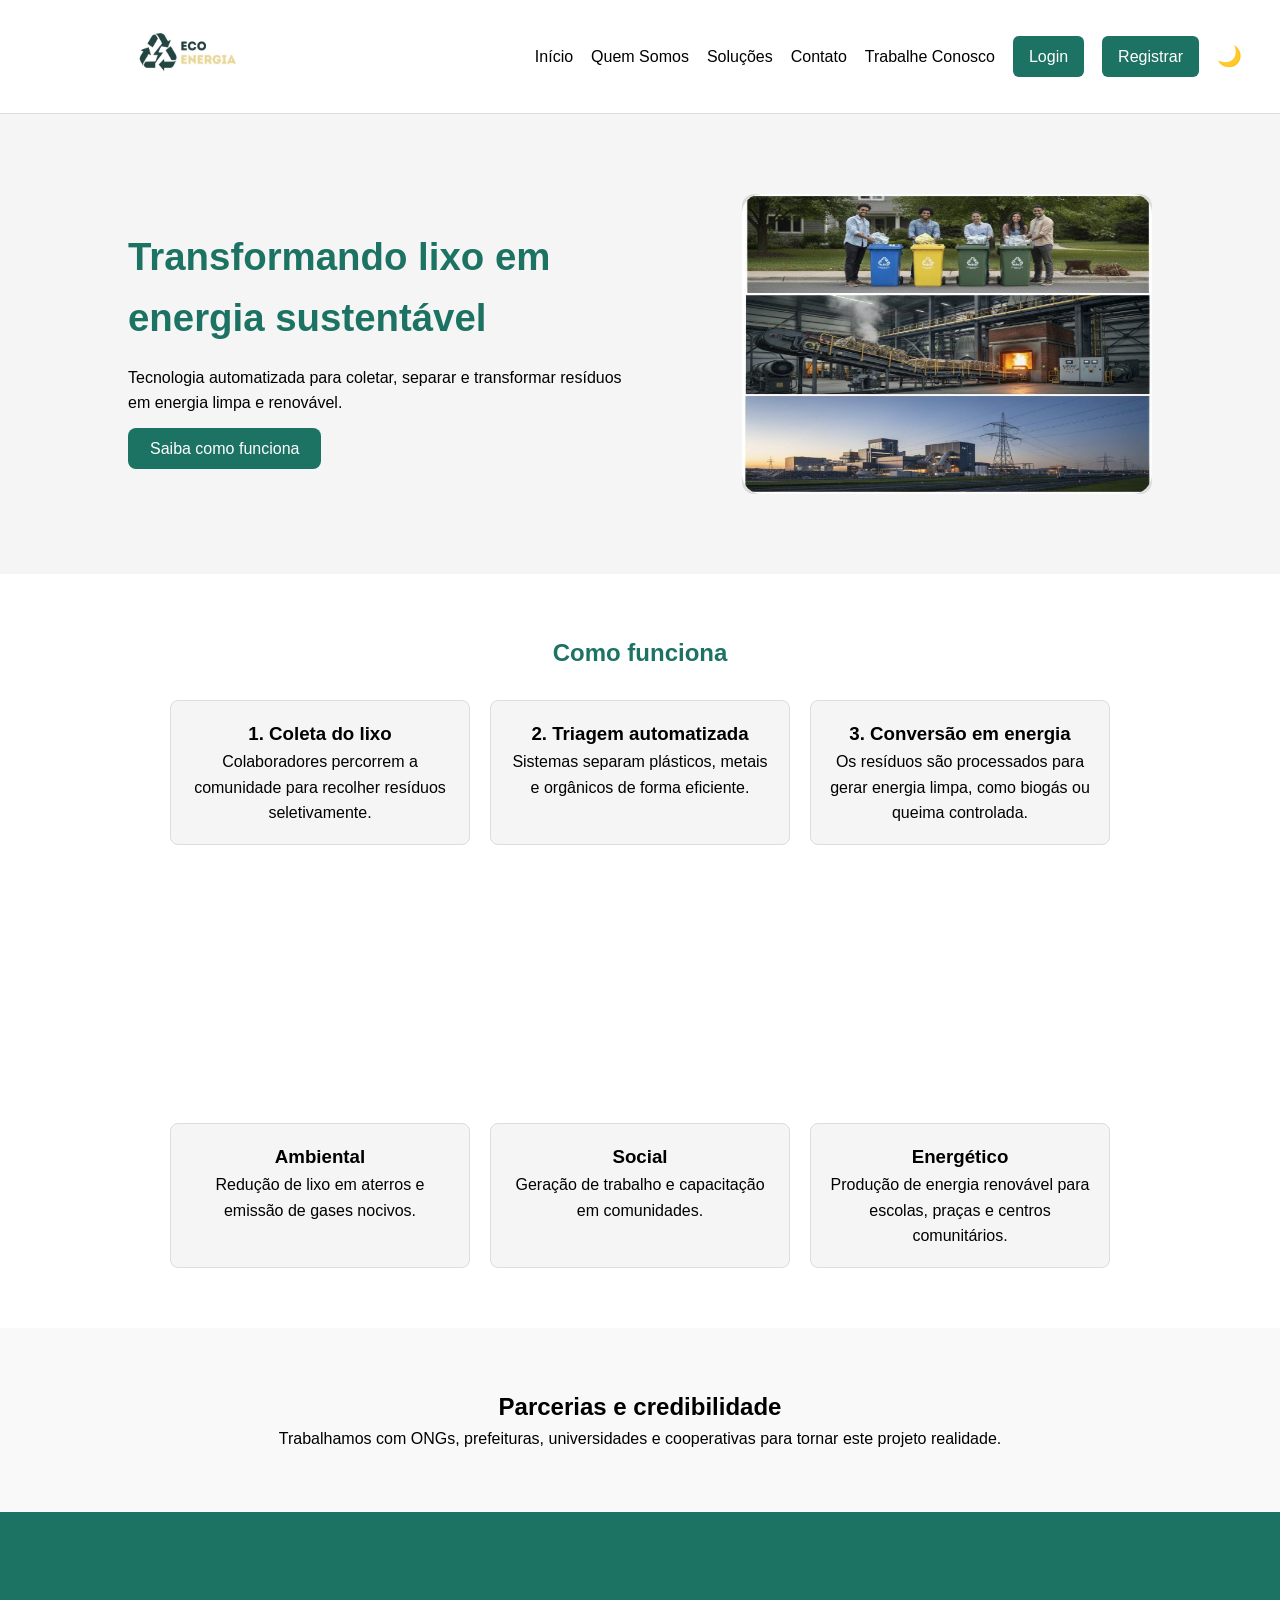
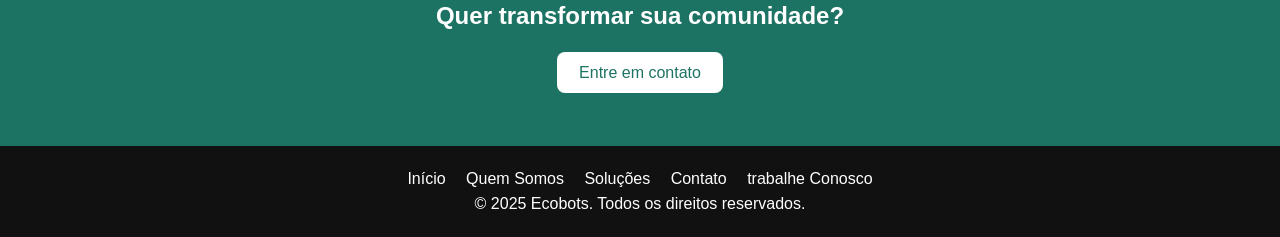
<file: index.html>
<!DOCTYPE html>
<html lang="pt-br">

<head>
  <meta charset="utf-8" />
  <meta name="viewport" content="width=device-width, initial-scale=1" />
  <title>EcoEnergia – Coleta Sustentável para Gestão de Resíduos</title>
  <link rel="stylesheet" href="style.css" />
  <link rel="icon" href="./img/Icon_Logo.ico" type="image/x-icon"/>
</head>

<body>

  <!-- BARRA DE NAVEGAÇÃO -->
  <header class="barra-navegacao">
    <a class="logo" href="index.html">
      <img src="img/Logo_projeto.jpeg" alt="Logo EcoEnergia" />
    </a>

    <div id="menu-icon" class="menu-icon">☰</div>

    <nav class="links-navegacao">
      <a href="index.html">Início</a>
      <a href="quem-somos.html">Quem Somos</a>
      <a href="solucoes.html">Soluções</a>
      <a href="contato.html">Contato</a>
      <a href="trabalhe-conosco.html">Trabalhe Conosco</a>
      <a href="login.html" class="btn-auth">Login</a>
      <a href="register.html" class="btn-auth">Registrar</a>
      <button id="alternar-tema" class="btn-tema" aria-label="Alternar tema">🌙</button> 
    </nav>
  </header>

  <!-- PRINCIPAL -->
  <main class="principal">
    <div class="principal-conteudo">
      <h1>Transformando lixo em energia sustentável</h1>
      <p>Tecnologia automatizada para coletar, separar e transformar resíduos em energia limpa e renovável.</p>
      <a href="solucoes.html" class="botao-primario">Saiba como funciona</a>
    </div>
    <div class="principal-imagem" role="img" aria-label="">
      <img src="./img/Imagem_01_index.jpeg" alt="Imagem sei la">
    </div>
  </main>

  <!-- COMO FUNCIONA -->
  <section class="como-funciona animacao-entrada">
    <h2>Como funciona</h2>
    <div class="passos">
      <article class="passo">
        <h3>1. Coleta do lixo</h3>
        <p>Colaboradores percorrem a comunidade para recolher resíduos seletivamente.</p>
      </article>

      <article class="passo">
        <h3>2. Triagem automatizada</h3>
        <p>Sistemas separam plásticos, metais e orgânicos de forma eficiente.</p>
      </article>

      <article class="passo">
        <h3>3. Conversão em energia</h3>
        <p>Os resíduos são processados para gerar energia limpa, como biogás ou queima controlada.</p>
      </article>
    </div>
  </section>

  <!-- IMPACTO -->
  <section class="impacto">
    <h2>Impacto social e ambiental</h2>
    <div class="cartoes-impacto">
      <div class="cartao-impacto">
        <h3>Ambiental</h3>
        <p>Redução de lixo em aterros e emissão de gases nocivos.</p>
      </div>

      <div class="cartao-impacto">
        <h3>Social</h3>
        <p>Geração de trabalho e capacitação em comunidades.</p>
      </div>

      <div class="cartao-impacto">
        <h3>Energético</h3>
        <p>Produção de energia renovável para escolas, praças e centros comunitários.</p>
      </div>
    </div>
  </section>

  <!-- PARCERIAS -->
  <section class="parcerias">
    <h2>Parcerias e credibilidade</h2>
    <p>Trabalhamos com ONGs, prefeituras, universidades e cooperativas para tornar este projeto realidade.</p>
  </section>

  <!-- CALL TO ACTION FINAL -->
  <section class="cta-final">
    <h2>Quer transformar sua comunidade?</h2>
    <a href="contato.html" class="botao-primario">Entre em contato</a>
  </section>

  <!-- RODAPÉ -->
  <footer class="rodape">
    <div class="links-rodape">
      <a href="index.html">Início</a>
      <a href="quem-somos.html">Quem Somos</a>
      <a href="solucoes.html">Soluções</a>
      <a href="contato.html">Contato</a>
      <a href="trabalhe-conosco.html">trabalhe Conosco</a>
    </div>
    <p>© 2025 Ecobots. Todos os direitos reservados.</p>
  </footer>

  <script src="script.js"></script>
</body>

</html>
</file>
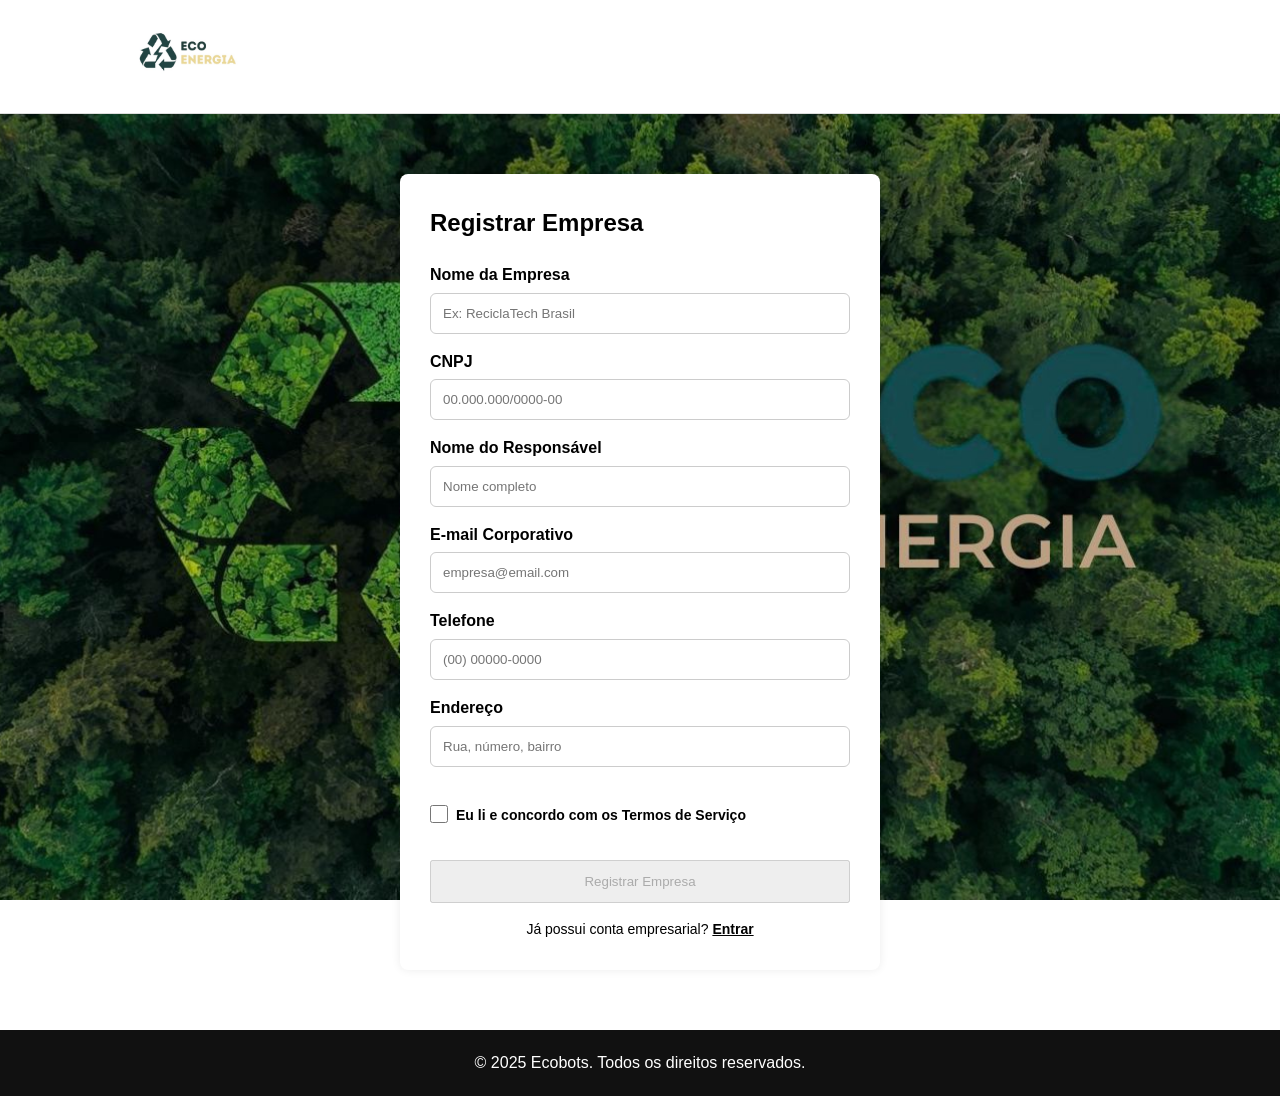
<file: company-register.html>
<!DOCTYPE html>
<html lang="pt-br">
<head>
  <meta charset="utf-8" />
  <meta name="viewport" content="width=device-width, initial-scale=1" />
  <title>Registro de Empresa - EcoEnergia</title>
  <link rel="stylesheet" href="style.css" />
  <link rel="icon" href="./img/Icon_Logo.ico" type="image/x-icon"/>
</head>
<body>

  <!-- Header -->
  <header class="barra-navegacao">
    <a class="logo" href="index.html">
      <img src="img/Logo_projeto.jpeg" alt="Logo EcoEnergia" />
    </a>
  </header>

  <!-- Conteúdo -->
  <main class="form-container">
    <section class="form-card">
      <h2>Registrar Empresa</h2>

      <form id="registerCompanyForm" novalidate>

        <label for="empresa">Nome da Empresa</label>
        <input type="text" id="empresa" name="empresa" placeholder="Ex: ReciclaTech Brasil" required>

        <label for="cnpj">CNPJ</label>
        <input type="text" id="cnpj" name="cnpj" placeholder="00.000.000/0000-00" required>

        <label for="responsavel">Nome do Responsável</label>
        <input type="text" id="responsavel" name="responsavel" placeholder="Nome completo" required>

        <label for="email">E-mail Corporativo</label>
        <input type="email" id="email" name="email" placeholder="empresa@email.com" required>

        <label for="telefone">Telefone</label>
        <input type="text" id="telefone" name="telefone" placeholder="(00) 00000-0000" required>

        <label for="endereco">Endereço</label>
        <input type="text" id="endereco" name="endereco" placeholder="Rua, número, bairro" required>

        <div class="checkbox-termos">
          <input type="checkbox" id="termosEmpresa" name="termosEmpresa">
          <label for="termosEmpresa">Eu li e concordo com os Termos de Serviço</label>
        </div>

        <button type="submit" id="btnEmpresa" class="btn">Registrar Empresa</button>

      </form>

      <p class="small-text">
        Já possui conta empresarial? <a href="login.html">Entrar</a>
      </p>
    </section>
  </main>

  <!-- Footer -->
  <footer class="rodape">
    <p>© 2025 Ecobots. Todos os direitos reservados.</p>
  </footer>

  <!-- Script funcional -->
  <script>
    document.addEventListener('DOMContentLoaded', function () {
      const form = document.getElementById('registerCompanyForm');
      const termos = document.getElementById('termosEmpresa');
      const btn = document.getElementById('btnEmpresa');

      form.addEventListener('submit', function (e) {
        e.preventDefault();

        if (!form.checkValidity()) {
          form.reportValidity();
          return;
        }

        if (!termos.checked) {
          alert("Você precisa aceitar os Termos de Serviço para continuar.");
          termos.focus();
          return;
        }

        window.location.href = "index.html";
      });

      termos.addEventListener('change', function () {
        btn.disabled = !termos.checked;
      });

      btn.disabled = !termos.checked;
    });
  </script>

</body>
</html>
</file>
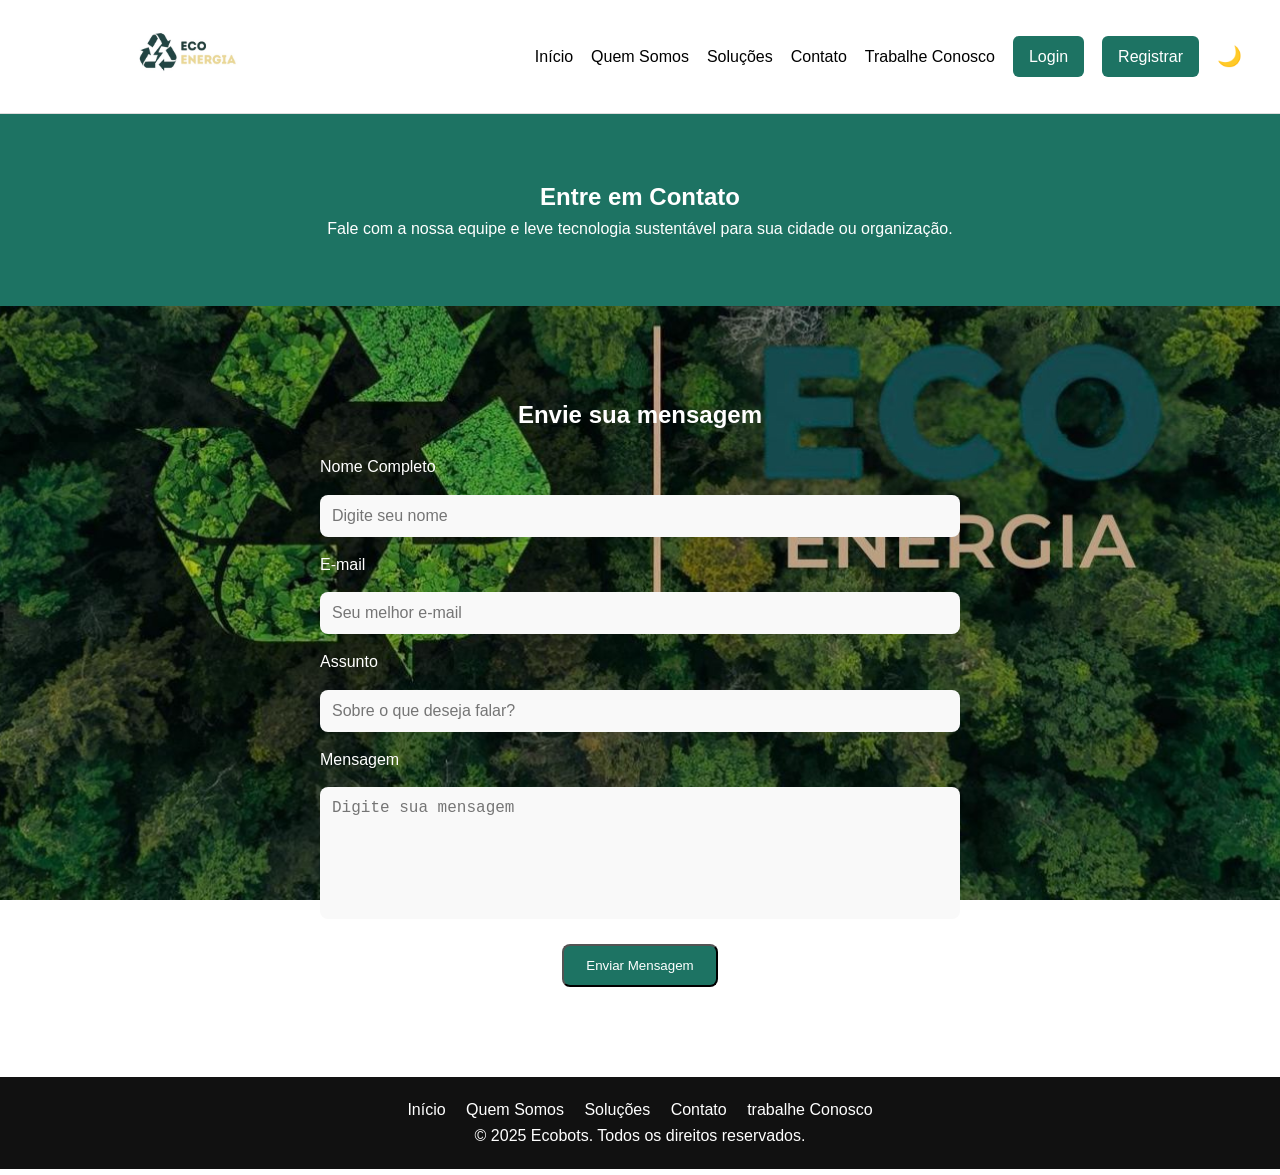
<file: contato.html>
<!DOCTYPE html>
<html lang="pt-br">
<head>
  <meta charset="utf-8" />
  <meta name="viewport" content="width=device-width, initial-scale=1" />
  <title>Contato – EcoEnergia</title>
  <link rel="stylesheet" href="style.css" />
  <link rel="icon" href="./img/Icon_Logo.ico" type="image/x-icon"/>
</head>
<body>

  <!-- BARRA DE NAVEGAÇÃO -->
  <header class="barra-navegacao">
    <a class="logo" href="index.html">
      <img src="img/Logo_projeto.jpeg" alt="Logo EcoEnergia" />
    </a>

    <div id="menu-icon" class="menu-icon">☰</div>

    <nav class="links-navegacao">
      <a href="index.html">Início</a>
      <a href="quem-somos.html">Quem Somos</a>
      <a href="solucoes.html">Soluções</a>
      <a class="ativo" href="contato.html">Contato</a>
      <a href="trabalhe-conosco.html">Trabalhe Conosco</a>
      <a href="login.html" class="btn-auth">Login</a>
      <a href="register.html" class="btn-auth">Registrar</a>
      <button id="alternar-tema" class="btn-tema" aria-label="Alternar tema">🌙</button>
    </nav>
  </header>

  <!-- CABEÇALHO DA PÁGINA -->
  <section class="quem-somos-cabecalho">
    <h1>Entre em Contato</h1>
    <p>Fale com a nossa equipe e leve tecnologia sustentável para sua cidade ou organização.</p>
  </section>

  <!-- FORMULÁRIO DE CONTATO -->
  <section class="secao-formulario">
    <div class="formulario-container">

      <h2>Envie sua mensagem</h2>

      <form class="formulario-contato" action="#" method="post">
        
        <label for="nome">Nome Completo</label>
        <input type="text" id="nome" name="nome" required placeholder="Digite seu nome">

        <label for="email">E-mail</label>
        <input type="email" id="email" name="email" required placeholder="Seu melhor e-mail">

        <label for="assunto">Assunto</label>
        <input type="text" id="assunto" name="assunto" required placeholder="Sobre o que deseja falar?">

        <label for="mensagem">Mensagem</label>
        <textarea id="mensagem" name="mensagem" rows="6" required placeholder="Digite sua mensagem"></textarea>

        <button type="submit" class="botao-primario">Enviar Mensagem</button>

      </form>

    </div>
  </section>


  <!-- RODAPÉ -->
  <footer class="rodape">
    <div class="links-rodape">
      <a href="index.html">Início</a>
      <a href="quem-somos.html">Quem Somos</a>
      <a href="solucoes.html">Soluções</a>
      <a href="contato.html">Contato</a>
      <a href="trabalhe-conosco.html">trabalhe Conosco</a>
    </div>
    <p>© 2025 Ecobots. Todos os direitos reservados.</p>
  </footer>

  <script src="script.js"></script>

</body>
</html>
</file>
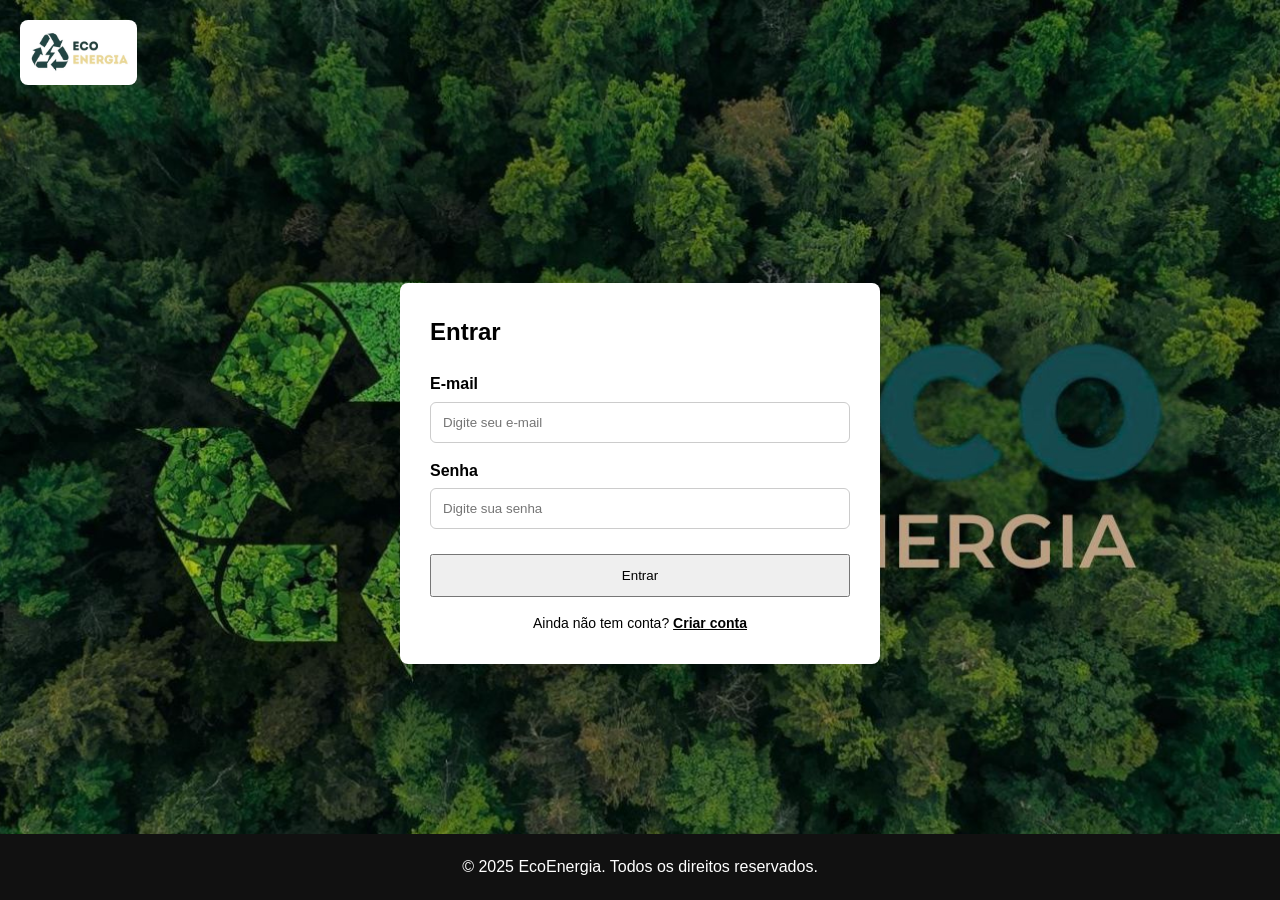
<file: login.html>
<!DOCTYPE html>
<html lang="pt-br">
<head>
    <meta charset="UTF-8">
    <meta name="viewport" content="width=device-width, initial-scale=1.0">
    <title>Login - Eco Energia</title>
    <link rel="stylesheet" href="style.css">
    <link rel="icon" href="./img/Icon_Logo.ico" type="image/x-icon"/>
</head>
<body>

<header class="navbar">
    <a class="logo" href="index.html">
      <img src="img/Logo_projeto.jpeg" alt="Logo EcoEnergia" />
    </a>
</header>

<main class="form-container">
    <section class="form-card">
        <h2>Entrar</h2>

        <form onsubmit="event.preventDefault(); window.location.href='index.html'">
            <label for="email">E-mail</label>
            <input type="email" id="email" placeholder="Digite seu e-mail" required>

            <label for="senha">Senha</label>
            <input type="password" id="senha" placeholder="Digite sua senha" required>

            <button class="btn">Entrar</button>
        </form>

        <p class="small-text">
            Ainda não tem conta? <a href="register.html">Criar conta</a>
        </p>
    </section>
</main>

<footer class="rodape">
    <p>© 2025 EcoEnergia. Todos os direitos reservados.</p>
</footer>

</body>
</html>
</file>
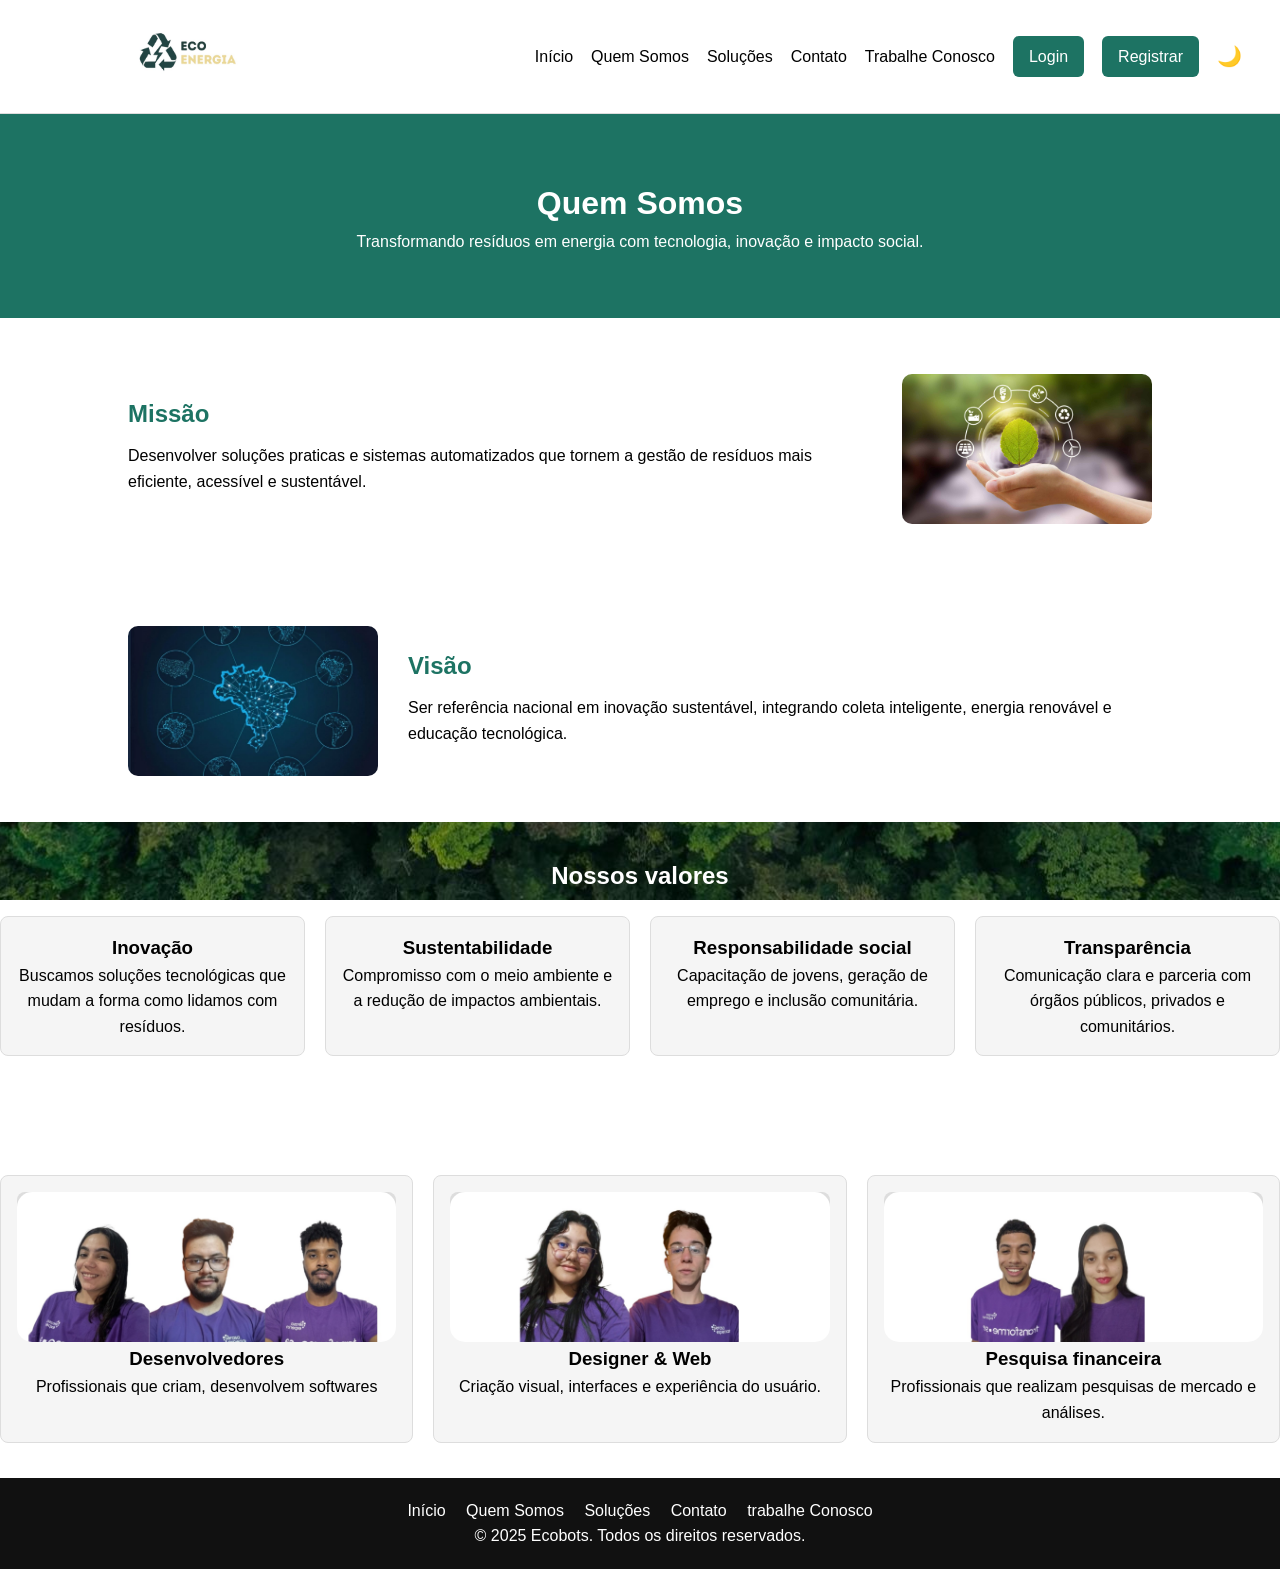
<file: quem-somos.html>
<!DOCTYPE html>
<html lang="pt-br">
<head>
  <meta charset="utf-8" />
  <meta name="viewport" content="width=device-width, initial-scale=1" />
  <title>Quem Somos – EcoEnergia</title>
  <link rel="stylesheet" href="style.css" />
  <link rel="icon" href="./img/Icon_Logo.ico" type="image/x-icon"/>
</head>
<body>

  <!-- BARRA DE NAVEGAÇÃO -->
  <header class="barra-navegacao">
    <a class="logo" href="index.html">
      <img src="img/Logo_projeto.jpeg" alt="Logo EcoEnergia" />
    </a>

    <div id="menu-icon" class="menu-icon">☰</div>

    <nav class="links-navegacao">
      <a href="index.html">Início</a>
      <a class="ativo" href="quem-somos.html">Quem Somos</a>
      <a href="solucoes.html">Soluções</a>
      <a href="contato.html">Contato</a>
      <a href="trabalhe-conosco.html">Trabalhe Conosco</a>
      <a href="login.html" class="btn-auth">Login</a>
      <a href="register.html" class="btn-auth">Registrar</a>
      <button id="alternar-tema" class="btn-tema" aria-label="Alternar tema">🌙</button>
    </nav>
  </header>

  <!-- CABEÇALHO DA PÁGINA -->
  <header class="quem-somos-cabecalho">
    <h1>Quem Somos</h1>
    <p>Transformando resíduos em energia com tecnologia, inovação e impacto social.</p>
  </header>

  <!-- MISSÃO -->
  <section class="secao-missao">
    <div class="container">
      <div class="texto">
        <h2>Missão</h2>
        <p>Desenvolver soluções praticas e sistemas automatizados que tornem a gestão de resíduos mais eficiente, acessível e sustentável.</p>
      </div>
      <div class="imagem-missao" role="img" aria-label="Imagem missão">
        <img src="./img/Visão.jpg" alt="">
      </div>
    </div>
  </section>

  <!-- VISÃO -->
  <section class="secao-visao">
    <div class="container-invertido">
      <div class="imagem-visao" role="img" aria-label="Imagem visão">
        <img src="./img/img_visão.jpeg" alt="">
      </div>
      <div class="texto">
        <h2>Visão</h2>
        <p>Ser referência nacional em inovação sustentável, integrando coleta inteligente, energia renovável e educação tecnológica.</p>
      </div>
    </div>
  </section>

  <!-- VALORES -->
  <section class="valores">
    <h2>Nossos valores</h2>
    <div class="grade-valores">
      <div class="cartao-valor">
        <h3>Inovação</h3>
        <p>Buscamos soluções tecnológicas que mudam a forma como lidamos com resíduos.</p>
      </div>

      <div class="cartao-valor">
        <h3>Sustentabilidade</h3>
        <p>Compromisso com o meio ambiente e a redução de impactos ambientais.</p>
      </div>

      <div class="cartao-valor">
        <h3>Responsabilidade social</h3>
        <p>Capacitação de jovens, geração de emprego e inclusão comunitária.</p>
      </div>

      <div class="cartao-valor">
        <h3>Transparência</h3>
        <p>Comunicação clara e parceria com órgãos públicos, privados e comunitários.</p>
      </div>
    </div>
  </section>

  <!-- EQUIPE -->
  <section class="equipe">
    <h2>Nossa equipe</h2>
    <p class="descricao-equipe">Formada por desenvolvedores, engenheiros, professores e voluntários dedicados a construir soluções que unem tecnologia e impacto social.</p>

    <div class="grade-equipe">
      <div class="cartao-membro">
        <div class="foto-membro" role="img" aria-label="Foto membro">
          <img src="./img/Foto_desenvolvedor.jpeg" alt="">
        </div>
        <h3>Desenvolvedores</h3>
        <p>Profissionais que criam, desenvolvem softwares</p>
      </div>

      <div class="cartao-membro">
        <div class="foto-membro" role="img" aria-label="Foto membro">
          <img src="./img/Foto_equipe_design.jpeg" alt="">
        </div>
        <h3>Designer & Web</h3>
        <p>Criação visual, interfaces e experiência do usuário.</p>
      </div>

      <div class="cartao-membro">
        <div class="foto-membro" role="img" aria-label="Foto membro">
          <img src="./img/Foto_Equipe_pesquisa.jpeg" alt="">
        </div>
        <h3>Pesquisa financeira</h3>
        <p>Profissionais que realizam pesquisas de mercado e análises.</p>
      </div>
    </div>
  </section>

  <!-- RODAPÉ -->
  <footer class="rodape">
    <div class="links-rodape">
      <a href="index.html">Início</a>
      <a href="quem-somos.html">Quem Somos</a>
      <a href="solucoes.html">Soluções</a>
      <a href="contato.html">Contato</a>
      <a href="trabalhe-conosco.html">trabalhe Conosco</a>
    </div>
    <p>© 2025 Ecobots. Todos os direitos reservados.</p>
  </footer>

  <script src="script.js"></script>
</body>
</html>
</file>
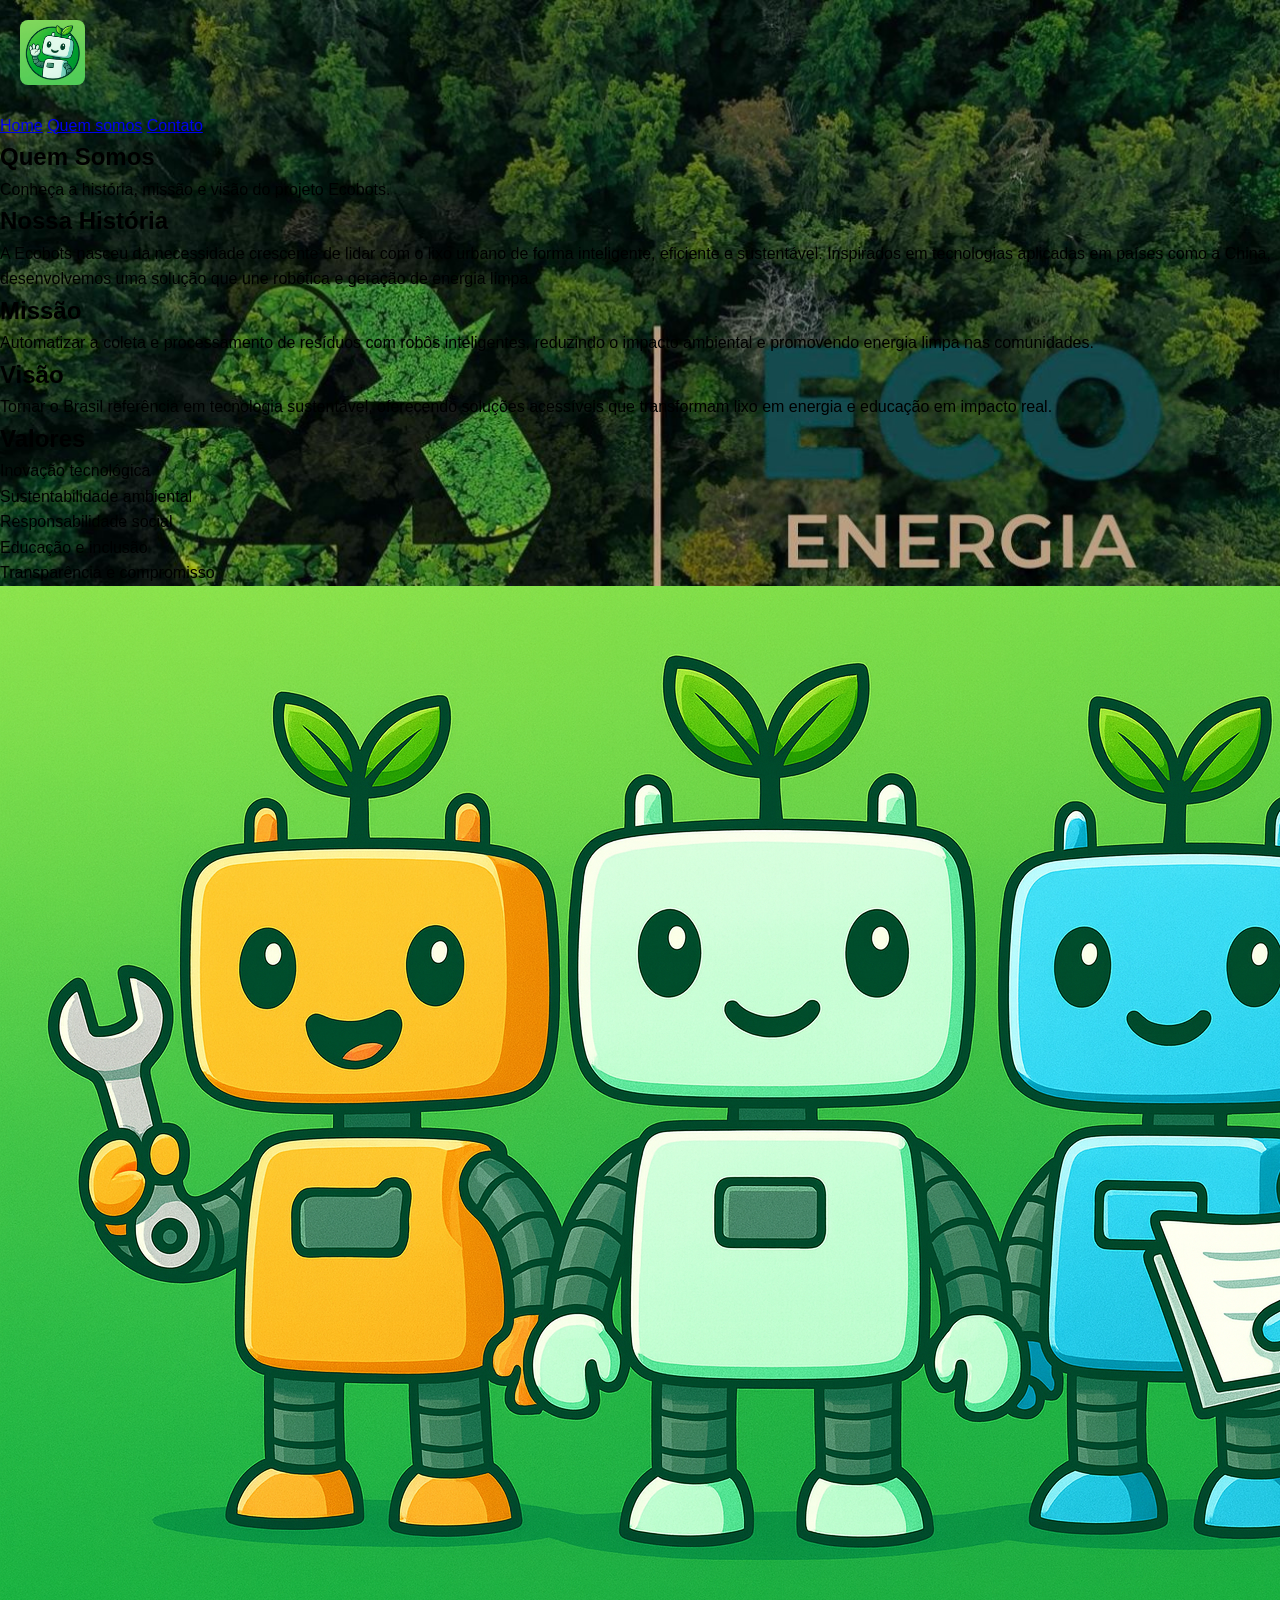
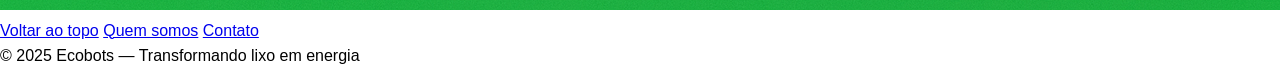
<file: quemSomos.html>
<!DOCTYPE html>
<html lang="pt-br">

<head>
    <meta charset="UTF-8">
    <meta name="viewport" content="width=device-width, initial-scale=1.0">
    <title>Quem Somos – Ecobots</title>
    <link rel="stylesheet" href="style.css">
</head>

<body>

    <!-- NAVBAR -->
    <header class="navbar">
        <div class="logo">
            <img src="img/logo.jpg" alt="Logo Ecobots">
        </div>

        <nav>
            <a href="index.html">Home</a>
            <a href="quemSomos.html">Quem somos</a>
            <a href="contato.html">Contato</a>
        </nav>
    </header>

    <main>

        <!-- TÍTULO DA PÁGINA -->
        <section class="page-header">
            <h1>Quem Somos</h1>
            <p>Conheça a história, missão e visão do projeto Ecobots.</p>
        </section>

        <!-- CONTEÚDO PRINCIPAL -->
        <section class="quem-somos-page">

            <div class="qs-text">
                <h2>Nossa História</h2>
                <p>
                    A Ecobots nasceu da necessidade crescente de lidar com o lixo urbano de forma inteligente,
                    eficiente e sustentável. Inspirados em tecnologias aplicadas em países como a China,
                    desenvolvemos uma solução que une robótica e geração de energia limpa.
                </p>

                <h2>Missão</h2>
                <p>
                    Automatizar a coleta e processamento de resíduos com robôs inteligentes,
                    reduzindo o impacto ambiental e promovendo energia limpa nas comunidades.
                </p>

                <h2>Visão</h2>
                <p>
                    Tornar o Brasil referência em tecnologia sustentável, oferecendo soluções acessíveis que
                    transformam lixo em energia e educação em impacto real.
                </p>

                <h2>Valores</h2>
                <ul>
                    <li>Inovação tecnológica</li>
                    <li>Sustentabilidade ambiental</li>
                    <li>Responsabilidade social</li>
                    <li>Educação e inclusão</li>
                    <li>Transparência e compromisso</li>
                </ul>
            </div>

            <div class="qs-img">
                <img src="img/Robos_quemsomos.png" alt="img dos robos" class="img-main-quem">
            </div>
        </section>

    </main>

    <!-- FOOTER -->
    <footer class="footer">
        <div class="footer-links">
            <a href="#">Voltar ao topo</a>
            <a href="quem-somos.html">Quem somos</a>
            <a href="contato.html">Contato</a>
        </div>
        <p class="footer-copy">© 2025 Ecobots — Transformando lixo em energia</p>
    </footer>

</body>

</html>
</file>
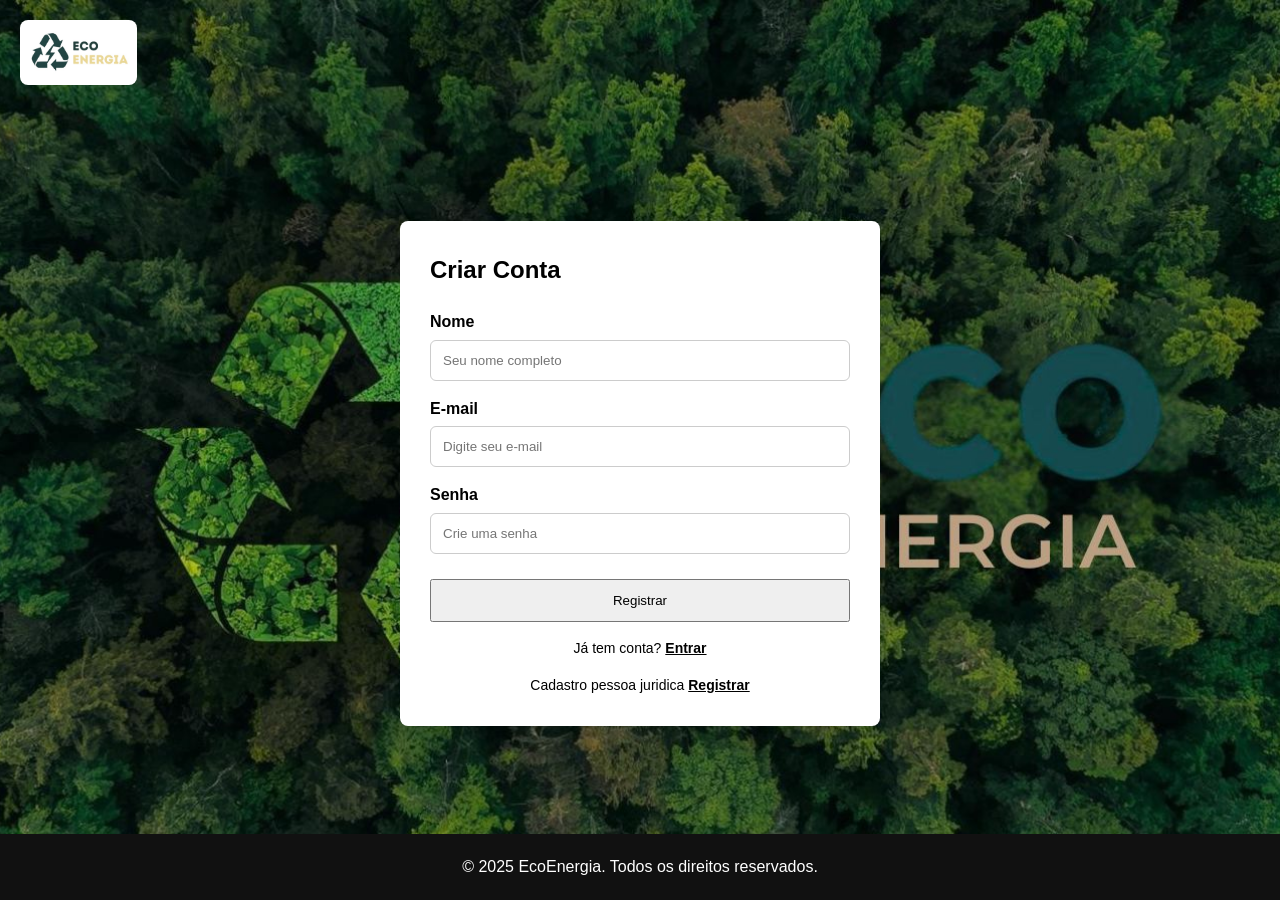
<file: register.html>
<!DOCTYPE html>
<html lang="pt-br">
<head>
    <meta charset="UTF-8">
    <meta name="viewport" content="width=device-width, initial-scale=1.0">
    <title>Criar Conta - Eco Energia</title>
    <link rel="stylesheet" href="style.css">
    <link rel="icon" href="./img/Icon_Logo.ico" type="image/x-icon"/>
</head>
<body>

<header class="navbar">
    <a class="logo" href="index.html">
      <img src="img/Logo_projeto.jpeg" alt="Logo EcoEnergia" />
    </a>
</header>

<main class="form-container">
    <section class="form-card">
        <h2>Criar Conta</h2>

        <form onsubmit="event.preventDefault(); window.location.href='index.html'">
            <label for="nome">Nome</label>
            <input type="text" id="nome" placeholder="Seu nome completo" required>

            <label for="email">E-mail</label>
            <input type="email" id="email" placeholder="Digite seu e-mail" required>

            <label for="senha">Senha</label>
            <input type="password" id="senha" placeholder="Crie uma senha" required>

            <button class="btn">Registrar</button>
        </form>

        <p class="small-text">
            Já tem conta? <a href="login.html">Entrar</a>
        </p>

        <p class="small-text">
            Cadastro pessoa juridica <a href="./company-register.html">Registrar</a>
        </p>
    </section>
</main>

<footer class="rodape">
    <p>© 2025 EcoEnergia. Todos os direitos reservados.</p>
</footer>

</body>
</html>
</file>
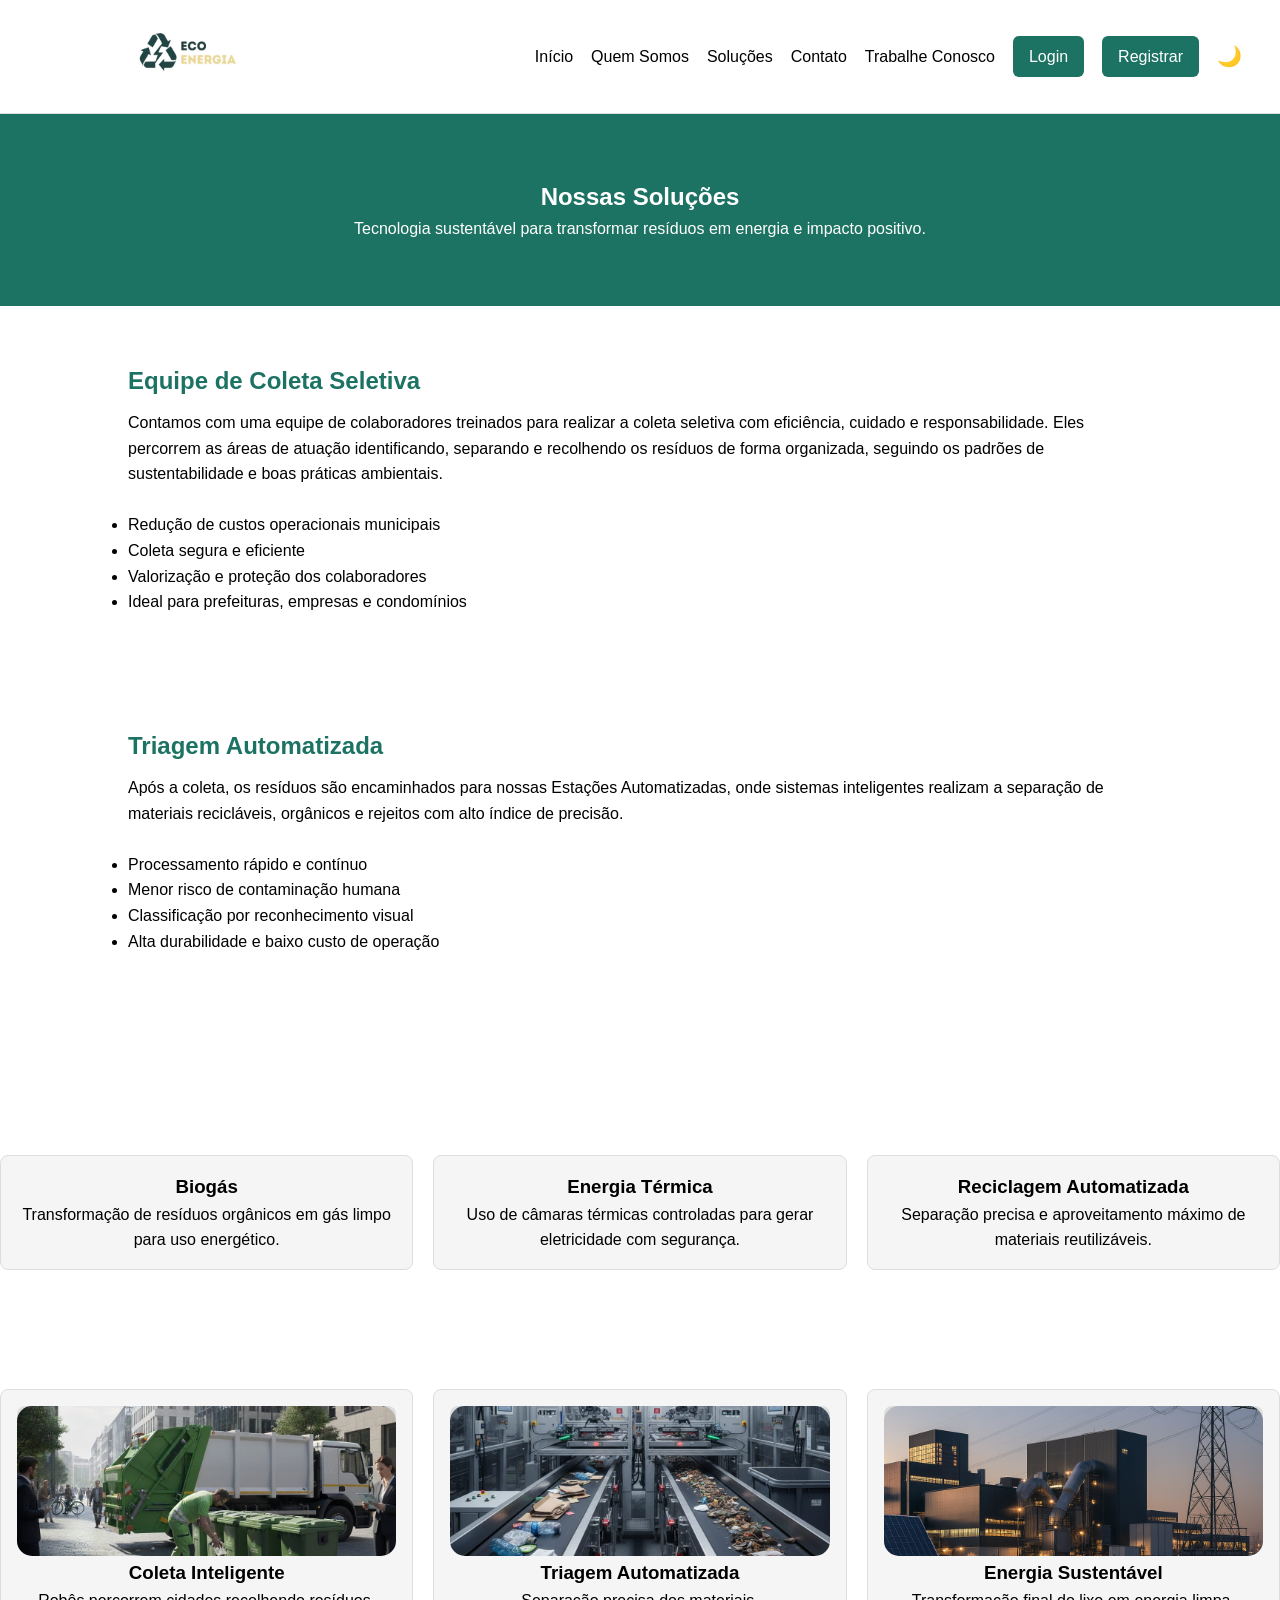
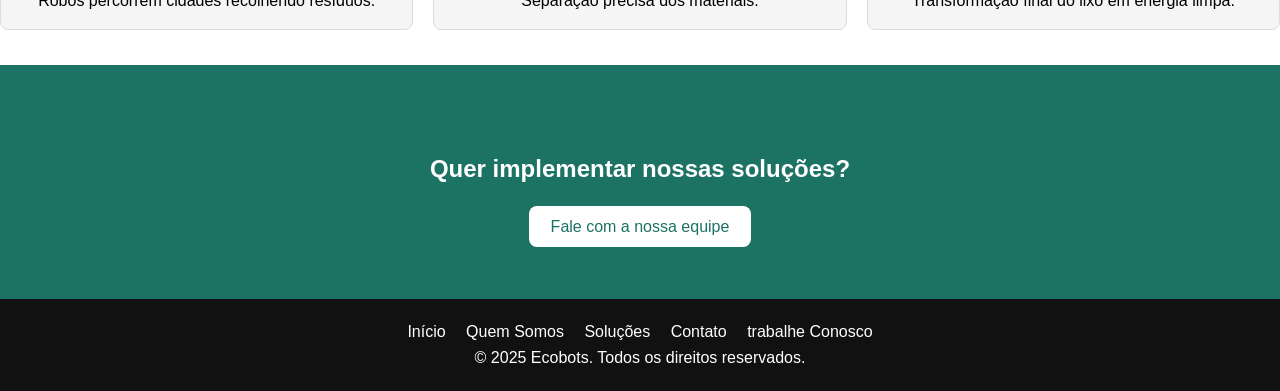
<file: solucoes.html>
<!DOCTYPE html>
<html lang="pt-br">

<head>
  <meta charset="utf-8" />
  <meta name="viewport" content="width=device-width, initial-scale=1" />
  <title>Soluções – EcoEnergia</title>
  <link rel="stylesheet" href="style.css" />
  <link rel="icon" href="./img/Icon_Logo.ico" type="image/x-icon"/>
</head>

<body>

  <!-- BARRA DE NAVEGAÇÃO -->
  <header class="barra-navegacao">
    <a class="logo" href="index.html">
      <img src="img/Logo_projeto.jpeg" alt="Logo EcoEnergia" />
    </a>

    <div id="menu-icon" class="menu-icon">☰</div>

    <nav class="links-navegacao">
      <a href="index.html">Início</a>
      <a href="quem-somos.html">Quem Somos</a>
      <a class="ativo" href="solucoes.html">Soluções</a>
      <a href="contato.html">Contato</a>
      <a href="trabalhe-conosco.html">Trabalhe Conosco</a>
      <a href="login.html" class="btn-auth">Login</a>
      <a href="register.html" class="btn-auth">Registrar</a>
      <button id="alternar-tema" class="btn-tema" aria-label="Alternar tema">🌙</button>
    </nav>
  </header>

  <!-- CABEÇALHO SIMPLES -->
  <section class="quem-somos-cabecalho">
    <h1>Nossas Soluções</h1>
    <p>Tecnologia sustentável para transformar resíduos em energia e impacto positivo.</p>
  </section>

  <!-- ROBÔS DE COLETA -->
  <section class="secao-missao">
    <div class="container">
      <div class="texto">
        <h2>Equipe de Coleta Seletiva</h2>
        <p>
          Contamos com uma equipe de colaboradores treinados para realizar a coleta seletiva com eficiência, cuidado e
          responsabilidade. Eles percorrem as áreas de atuação identificando, separando e recolhendo os resíduos de
          forma organizada, seguindo os padrões de sustentabilidade e boas práticas ambientais.
        </p>
        <br>
        <ul class="lista-solucoes">
          <li> Redução de custos operacionais municipais</li>
          <li> Coleta segura e eficiente</li>
          <li> Valorização e proteção dos colaboradores</li>
          <li> Ideal para prefeituras, empresas e condomínios</li>
        </ul>
      </div>

      <div class="bloco-simples"></div>
    </div>
  </section>

  <!-- ESTAÇÕES DE TRIAGEM -->
  <section class="secao-visao">
    <div class="container-invertido">
      <div class="texto">
        <h2>Triagem Automatizada</h2>
        <p>
          Após a coleta, os resíduos são encaminhados para nossas Estações Automatizadas, onde
          sistemas inteligentes realizam a separação de materiais recicláveis, orgânicos e rejeitos
          com alto índice de precisão.
        </p>
        <br>
        <ul class="lista-solucoes">
          <li> Processamento rápido e contínuo</li>
          <li> Menor risco de contaminação humana</li>
          <li> Classificação por reconhecimento visual</li>
          <li> Alta durabilidade e baixo custo de operação</li>
        </ul>
      </div>

      <div class="bloco-simples"></div>
    </div>
  </section>

  <!-- GERADOR / ENERGIA -->
  <section class="valores">
    <h2>Conversão de Resíduos em Energia</h2>
    <p class="descricao-equipe">
      As unidades EcoEnergia realizam a conversão de resíduos em energia de forma controlada,
      sustentável e moderna. Ideal para cidades que buscam soluções limpas e independência energética.
    </p>

    <div class="grade-valores">
      <div class="cartao-valor">
        <h3>Biogás</h3>
        <p>Transformação de resíduos orgânicos em gás limpo para uso energético.</p>
      </div>

      <div class="cartao-valor">
        <h3>Energia Térmica</h3>
        <p>Uso de câmaras térmicas controladas para gerar eletricidade com segurança.</p>
      </div>

      <div class="cartao-valor">
        <h3>Reciclagem Automatizada</h3>
        <p>Separação precisa e aproveitamento máximo de materiais reutilizáveis.</p>
      </div>
    </div>
  </section>

  <!-- PIPELINE COMPLETO -->
  <section class="equipe">
    <h2>Solução Completa</h2>
    <p class="descricao-equipe">
      A EcoEnergia integra todas as etapas em um sistema completo: coleta, triagem e conversão.
      Tudo operando com automação e monitoramento contínuo.
    </p>

    <div class="grade-equipe">
      <div class="cartao-membro">
        <div class="foto-membro-solu">
          <img src="./img/Coleta Inteligente.jpeg" alt="imagem de um homem recolhendo lixo">
        </div>
        <h3>Coleta Inteligente</h3>
        <p>Robôs percorrem cidades recolhendo resíduos.</p>
      </div>

      <div class="cartao-membro">
        <div class="foto-membro-solu">
          <img src="./img/Triagem.jpeg" alt="Lixo em esteiras">
        </div>
        <h3>Triagem Automatizada</h3>
        <p>Separação precisa dos materiais.</p>
      </div>

      <div class="cartao-membro">
        <div class="foto-membro-solu">
          <img src="./img/Energia Sustentável.png" alt="">
        </div>
        <h3>Energia Sustentável</h3>
        <p>Transformação final do lixo em energia limpa.</p>
      </div>
    </div>
  </section>

  <!-- CTA FINAL -->
  <section class="cta-final">
    <h2>Quer implementar nossas soluções?</h2>
    <a href="contato.html" class="botao-primario">Fale com a nossa equipe</a>
  </section>

  <!-- RODAPÉ -->
  <footer class="rodape">
    <div class="links-rodape">
      <a href="index.html">Início</a>
      <a href="quem-somos.html">Quem Somos</a>
      <a href="solucoes.html">Soluções</a>
      <a href="contato.html">Contato</a>
      <a href="trabalhe-conosco.html">trabalhe Conosco</a>
    </div>
    <p>© 2025 Ecobots. Todos os direitos reservados.</p>
  </footer>

  <script src="script.js"></script>
</body>

</html>
</file>
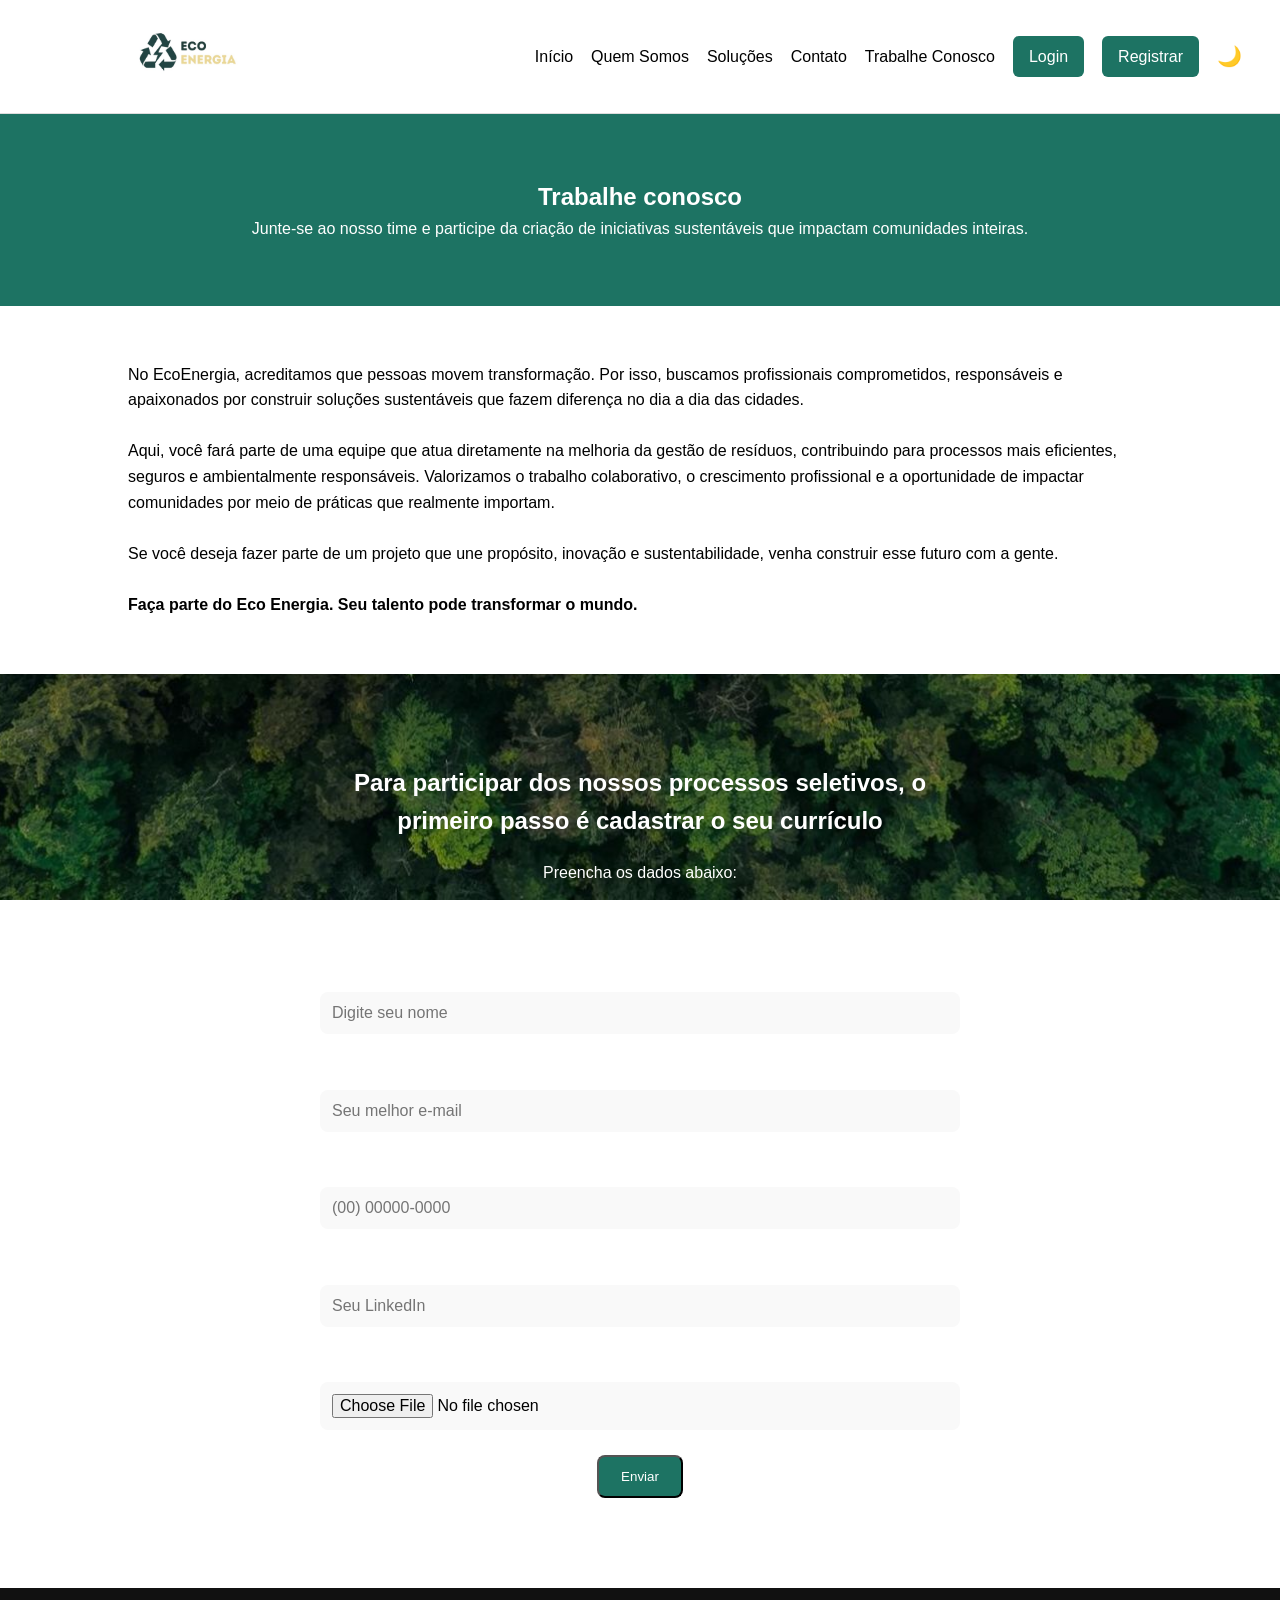
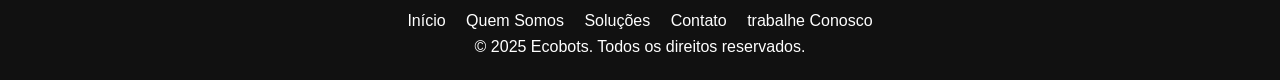
<file: trabalhe-conosco.html>
<!DOCTYPE html>
<html lang="pt-br">

<head>
  <meta charset="utf-8" />
  <meta name="viewport" content="width=device-width, initial-scale=1" />
  <title> Trabalhe Conosco – EcoEnergia</title>
  <link rel="stylesheet" href="style.css" />
  <link rel="icon" href="./img/Icon_Logo.ico" type="image/x-icon"/>
</head>

<body>

  <!-- BARRA DE NAVEGAÇÃO -->
  <header class="barra-navegacao">
    <a class="logo" href="index.html">
      <img src="img/Logo_projeto.jpeg" alt="Logo EcoEnergia" />
    </a>

    <div id="menu-icon" class="menu-icon">☰</div>

    <nav class="links-navegacao">
      <a href="index.html">Início</a>
      <a href="quem-somos.html">Quem Somos</a>
      <a href="solucoes.html">Soluções</a>
      <a href="contato.html">Contato</a>
      <a class="ativo" href="trabalhe-conosco.html">Trabalhe Conosco</a>
      <a href="login.html" class="btn-auth">Login</a>
      <a href="register.html" class="btn-auth">Registrar</a>
      <button id="alternar-tema" class="btn-tema" aria-label="Alternar tema">🌙</button>
    </nav>
  </header>



  <!-- CABEÇALHO DA PÁGINA -->
  <section class="quem-somos-cabecalho">
    <h1>Trabalhe conosco</h1>
    <p>Junte-se ao nosso time e participe da criação de iniciativas sustentáveis que impactam comunidades inteiras.</p>
  </section>

  <section class="secao-missao">
    <div class="container">
      <div class="texto">
        <p>
          No EcoEnergia, acreditamos que pessoas movem transformação. Por isso, buscamos profissionais comprometidos,
          responsáveis e apaixonados por construir soluções sustentáveis que fazem diferença no dia a dia das cidades.
        </p>
        <br>
        <p>
          Aqui, você fará parte de uma equipe que atua diretamente na melhoria da gestão de resíduos, contribuindo para
          processos mais eficientes, seguros e ambientalmente responsáveis. Valorizamos o trabalho colaborativo, o
          crescimento profissional e a oportunidade de impactar comunidades por meio de práticas que realmente importam.
        </p>
        <br>
        <p>
          Se você deseja fazer parte de um projeto que une propósito, inovação e sustentabilidade, venha construir esse
          futuro com a gente.
        </p>
        <br>
        <strong>
          Faça parte do Eco Energia. Seu talento pode transformar o mundo.
        </strong>

      </div>
    </div>
  </section>

<!-- FORMULÁRIO DO TRABALHE CONOSCO -->
  <section class="secao-formulario">
    <div class="formulario-container">

      <h2><strong>Para participar dos nossos processos seletivos, o primeiro passo é cadastrar o seu currículo</strong></h2>

      <p>Preencha os dados abaixo:</p>

      <p><strong>*Campos obrigatórios</strong></p>


      <form class="formulario-contato" action="#" method="post">
        
        <label for="nome">Nome Completo*</label>
        <input type="text" id="nome" name="nome" required placeholder="Digite seu nome">

        <label for="email">E-mail*</label>
        <input type="email" id="email" name="email" required placeholder="Seu melhor e-mail">

        <label for="telefone">Telefone*</label>
        <input type="tel" id="telefone" name="telefone" required placeholder="(00) 00000-0000">

        <label for="linkedin">LinkedIn</label>
        <input type="url" id="linkedin" name="linkedin" required placeholder="Seu LinkedIn">

        <label for="mensagem">Anexe seu currículo*</label>
        <input type="file" id="arquivo" name="arquivo" required placeholder="Seu LinkedIn">

        <button type="submit" class="botao-primario">Enviar</button>

      </form>

    </div>
  </section>

  <!-- RODAPÉ -->
  <footer class="rodape">
    <div class="links-rodape">
      <a href="index.html">Início</a>
      <a href="quem-somos.html">Quem Somos</a>
      <a href="solucoes.html">Soluções</a>
      <a href="contato.html">Contato</a>
      <a href="trabalhe-conosco.html">trabalhe Conosco</a>
    </div>
    <p>© 2025 Ecobots. Todos os direitos reservados.</p>
  </footer>

  <script src="script.js"></script>

</body>

</html>
</file>
<file: style.css>
/* =========================================================
   RESET / BASE
========================================================= */
* { margin: 0; padding: 0; box-sizing: border-box; }

/* Variáveis de tema (claro) */
:root{
  --fundo: #ffffff;
  --card: #f5f5f5;
  --card-alt: #f9f9f9;
  --borda: #ddd;
  --primario: #1D7363;
  --footer-texto: #ffffff;
  --conteudo-texto: #ffffff;
}


/* Tema escuro */
.dark-mode{
  --fundo: #0e0e0e;
  --card: #151515;
  --card-alt: #1a1a1a;
  --texto: #e4e4e4;
  --borda: #555;
  --primario: #1d7363;
}

/* Corpo / fundo (suporta imagem de fundo) */
body{
  font-family: 'Poppins', sans-serif;
  background: var(--fundo) url("./img/EcoEnergiaSiteBackground.jpg") no-repeat center center fixed;
  background-size: cover;
  background-position: center;
  background-repeat: no-repeat;
  color: var(--texto);
  transition: background 0.3s ease, color 0.3s ease;
  line-height: 1.6;
}


/* Fundo para modo escuro (se tiver imagem alternativa) */
body.dark-mode{
  background: #000 url("img/fundo-escuro.jpg") no-repeat center center fixed;
  background-size: cover;
}

html, body {
    height: 100%;
}

body {
    display: flex;
    flex-direction: column;
}

main, .form-container {
    flex: 1;
}


/* =========================================================
   BARRA DE NAVEGAÇÃO
========================================================= */
.barra-navegacao{
  display:flex;
  justify-content:space-between;
  align-items:center;
  padding:20px 10%;
  background:var(--fundo);
  border-bottom:1px solid var(--borda);
}

.logo img{
  height:65px;
  border-radius:8px;
}

.links-navegacao{
  display:flex;
  align-items:center;
  gap:18px;
}

.links-navegacao a{
  color:var(--texto);
  text-decoration:none;
  font-weight:500;
  transition: color .25s;
}

.links-navegacao .btn-auth {
  color: #FFF;
}



.links-navegacao a:hover{ color:var(--primario); }

/* Botão alternar tema */
.btn-tema{
  cursor:pointer;
  background:transparent;
  border:none;
  font-size:20px;
  color:var(--texto);
  margin-left: auto;
  margin-right: -90px;
}


/* =========================================================
   PRINCIPAL (HERO)
========================================================= */
.principal{
  display:flex;
  align-items:center;
  justify-content:space-between;
  padding:80px 10%;
  background:var(--card);
}

.principal-conteudo{ max-width:50%; }

.principal-conteudo h1{
  font-size:2.4rem;
  color:var(--primario);
  margin-bottom:16px;
}

.principal-imagem img {
   width: 100%;
    height: 300px;
    border-radius: 10px;
    border-radius: 20px;
}

.principal-conteudo p{ margin-bottom:20px; color:var(--texto); }

.botao-primario{
  background:var(--primario);
  color:#fff;
  padding:12px 22px;
  text-decoration:none;
  border-radius:8px;
}

/* placeholder imagem principal */
.principal-imagem{
  width:40%;
  height:300px;
  background:var(--borda);
  border-radius:12px;
}

/* =========================================================
   COMO FUNCIONA
========================================================= */
.como-funciona{ padding:60px 10%; text-align:center; background:var(--fundo); }

.como-funciona h2{ color:var(--primario); margin-bottom:28px; }

.passos{
  display:flex;
  gap:20px;
  justify-content:center;
}

.passo{
  max-width:300px;
  background:var(--card);
  padding:18px;
  border-radius:8px;
  border:1px solid var(--borda);
}

/* =========================================================
   IMPACTO
========================================================= */
.impacto { 
  padding:60px 10%; 
  text-align:center; 

}

.impacto h2 { 
  padding:60px 10%; 
  text-align:center; 

}

.cartoes-impacto{
  display:flex;
  gap:20px;
  justify-content:center;
}

.cartao-impacto{
  max-width:300px;
  background:var(--card);
  padding:18px;
  border-radius:8px;
  border:1px solid var(--borda);
}

/* =========================================================
   PARCERIAS
========================================================= */
.parcerias{
  padding:60px 10%;
  text-align:center;
  background:var(--card-alt);
}

/* =========================================================
   CTA FINAL
========================================================= */
.cta-final{
  padding:60px 10%;
  text-align:center;
  background:var(--primario);
  color:#fff;
}

.cta-final h2 {
  padding:25px 10%;
  text-align:center;
}

.cta-final .botao-primario{ 
    background:#fff; color:var(--primario);
 }

/* =========================================================
   RODAPÉ
========================================================= */
.rodape{
  background:#111;
  padding:28px 10%;
  color:var(--texto);
  text-align:center;
}

.links-rodape a{ color:var(--texto); text-decoration:none; margin:0 8px; }

/* =========================================================
   QUEM SOMOS (página)
========================================================= */
.quem-somos-cabecalho{
  padding:64px 10%;
  background:var(--primario);
  color:#fff;
  text-align:center;
}

.secao-missao, .secao-visao{
  padding:56px 10%;
  background:var(--fundo);
}


.container{ display:flex; gap:30px; align-items:center; }

.container-invertido{ display:flex; gap:30px; align-items:center; }

.container.invertido{ flex-direction:row-reverse; }

.texto h2{ color:var(--primario); margin-bottom:10px; }

.imagem-missao, .imagem-visao{ flex:1; height:140px; background:var(-borda); border-radius:10px; }

.imagem-missao img {
  width: 250px;
  height: 150px;
  object-fit: cover;
  object-position: initial;
  border-radius: 10px;
}

.imagem-visao img {
  width: 250px;
  height: 150px;
  object-fit: cover;
  object-position: initial;
  border-radius: 10px;
}


/* =========================================================
   VALORES / EQUIPE
========================================================= */
.grade-valores{ display:grid; gap:20px; grid-template-columns:repeat(auto-fit,minmax(220px,1fr)); margin-top:20px; }

.cartao-valor{ background:var(--card); padding:16px; border-radius:8px; border:1px solid var(--borda); }

.grade-equipe{ display:grid; gap:20px; grid-template-columns:repeat(auto-fit,minmax(220px,1fr)); margin-top:20px; }

.cartao-membro{ background:var(--card); padding:16px; border-radius:8px; border:1px solid var(--borda); text-align:center; }

.foto-membro{ height:140px; background:var(--borda); border-radius:8px; margin-bottom:12px; }

.foto-membro img {
  width: 100%;
  height: 150px;
  object-fit: cover;
  object-position:center -50px;
  border-radius: 15px;
}

.foto-membro-solu{ height:140px; background:var(--borda); border-radius:8px; margin-bottom:12px; }

.foto-membro-solu img {
  width: 100%;
  height: 150px;
  object-fit: cover;
  object-position:center 65%;
  border-radius: 15px;
}


.valores {
  padding-top: 35px;
  text-align: center;
}

.equipe h2{
  padding-top: 35px;
  text-align: center;
}

.equipe p {
  text-align: center;
}

.equipe {
  padding-bottom: 35px;

}


/* =========================================================
   RESPONSIVIDADE
========================================================= */
/* =========================================================
   MENU HAMBÚRGUER (ÍCONE)
========================================================= */
.menu-icon {
    display: none; /* Escondido no desktop */
    font-size: 28px;
    cursor: pointer;
    color: var(--texto);
    margin-left: auto; /* Empurra para direita */
    margin-right: 20px;
}

/* =========================================================
   RESPONSIVIDADE GERAL E MOBILE
========================================================= */
@media (max-width: 900px) {

    /* --- Ajuste da Barra de Navegação --- */
    .barra-navegacao {
        padding: 15px 5%;
        position: relative;
    }

    .menu-icon {
        display: block; /* Aparece no mobile */
    }

    /* Oculta os links e prepara para o menu dropdown */
    .links-navegacao {
        display: none; /* Esconde menu padrão */
        position: absolute;
        top: 100%;
        left: 0;
        width: 100%;
        background: var(--fundo);
        flex-direction: column;
        align-items: center;
        padding: 20px 0;
        border-bottom: 2px solid var(--primario);
        box-shadow: 0 5px 10px rgba(0,0,0,0.1);
        z-index: 1000;
    }

    /* Classe que o JS vai adicionar para mostrar o menu */
    .links-navegacao.menu-aberto {
        display: flex;
    }

    .links-navegacao a {
        margin: 10px 0;
        font-size: 1.1rem;
        width: 100%;
        text-align: center;
        padding: 10px 0;
    }
    
    .links-navegacao .btn-auth {
        width: 80%; /* Botões maiores no mobile */
        margin: 5px 0;
    }

    /* O botão de tema fica centralizado no menu mobile */
    .btn-tema {
        margin: 15px auto 0 auto; 
    }

    /* --- Ajustes de Layout (Stacking) --- */
    .principal, 
    .container, 
    .container-invertido, 
    .passos, 
    .cartoes-impacto, 
    .grade-valores, 
    .grade-equipe {
        flex-direction: column;
        padding: 40px 5%; /* Reduz padding lateral */
    }
    
    .container.invertido {
        flex-direction: column; /* Remove inversão visual no mobile */
    }

    /* --- Imagens e Textos --- */
    .principal-conteudo, 
    .principal-imagem {
        max-width: 100%;
        width: 100%;
    }

    .principal-imagem {
        margin-top: 30px;
        height: auto;
    }
    
    .imagem-missao img, 
    .imagem-visao img {
        width: 100%; /* Imagem ocupa largura total */
        height: auto;
    }

    h1 { font-size: 2rem; }
    h2 { font-size: 1.5rem; }

    /* --- Formulários --- */
    .form-container {
        padding: 40px 5%;
    }
    
    .form-card {
        padding: 20px;
    }
}

/* FORMULÁRIO DE CONTATO */
.secao-formulario {
  padding: 60px 10%;
  background: var(--bg-color);
}

.formulario-container {
  max-width: 700px;
  margin: 0 auto;
  background: var(--card-color);
  padding: 30px;
  border-radius: 12px;
  border: 1px solid var(--border-color);
}

.formulario-container h2 {
  color: var(--primary-color);
  margin-bottom: 20px;
  text-align: center;
}

.formulario-container p {
  color: var(--primary-color);
  text-align: center;
  margin-bottom: 20px;
}

.formulario-contato {
  display: flex;
  flex-direction: column;
  gap: 15px;
}

textarea {
  resize: none;
}

.formulario-contato label {
  font-weight: 500;
  color: #fff;
}

.formulario-contato input,
.formulario-contato textarea {
  padding: 12px;
  border-radius: 8px;
  border: 1px solid var(--border-color);
  background: var(--card-alt);
  color: var(--text-color);
  font-size: 1rem;
}

.formulario-contato input:focus,
.formulario-contato textarea:focus {
  outline: 2px solid var(--primary-color);
}

.formulario-contato button {
  margin-top: 10px;
  align-self: center;
}

/* ---------- ANIMAÇÕES PROFISSIONAIS ---------- */

/* Estado inicial (antes de aparecer) */
.animacao-entrada {
  opacity: 0;
  transform: translateY(25px);
  transition: opacity 0.6s ease, transform 0.6s ease;
}

/* Quando estiver visível */
.animacao-visivel {
  opacity: 1;
  transform: translateY(0);
}

/* Slide suave da esquerda */
.animacao-esquerda {
  opacity: 0;
  transform: translateX(-35px);
  transition: opacity 0.6s ease, transform 0.6s ease;
}

.animacao-esquerda.animacao-visivel {
  opacity: 1;
  transform: translateX(0);
}

/* Slide suave da direita */
.animacao-direita {
  opacity: 0;
  transform: translateX(35px);
  transition: opacity 0.6s ease, transform 0.6s ease;
}

.animacao-direita.animacao-visivel {
  opacity: 1;
  transform: translateX(0);
}

/* Leve zoom-in para cartões */
.animacao-zoom {
  opacity: 0;
  transform: scale(0.96);
  transition: opacity 0.6s ease, transform 0.6s ease;
}

.animacao-zoom.animacao-visivel {
  opacity: 1;
  transform: scale(1);
}


/* CORES DOS ELEMENTOS DO SITE*/
footer.rodape {
    color: var(--footer-texto);
    padding: 20px;
}

section.impacto h2 {
  color: var(--conteudo-texto);
}

section.valores h2 {
  color: var(--conteudo-texto);
}

section.equipe h2 {
  color: var(--conteudo-texto);
}

.descricao-equipe {
  color: var(--conteudo-texto);
}

.secao-formulario h2 {
  color: var(--conteudo-texto);
}

.secao-formulario p {
  color: var(--conteudo-texto);
}

form label {
  color: var(--conteudo-texto);
}

#form-contato label {
  color: var(--conteudo-texto);
}

/*CSS DA PAGINA DE LOGIN E REGISTRO*/

/* ==== FORMULÁRIOS SIMPLES ==== */

.form-container {
    width: 100%;
    padding: 60px 10%;
    display: flex;
    justify-content: center;
    align-items: center;
}

.form-card {
    background: #00000043;
    padding: 30px;
    width: 100%;
    max-width: 420px;
    border-radius: 8px;
    box-shadow: 0 0 10px rgba(218, 24, 24, 0.08);
}

.form-card h2 {
    margin-bottom: 20px;
    color: var(--principal-escuro);
}

.form-card label {
    font-weight: 600;
    color: var(--principal-escuro);
    margin-top: 10px;
}

.form-card input {
    width: 100%;
    padding: 12px;
    margin: 5px 0 15px;
    border-radius: 6px;
    border: 1px solid #ccc;
    background: var(--cinza-claro);
}

.form-card .btn {
    width: 100%;
    padding: 12px;
    margin-top: 10px;
}

.small-text {
    font-size: 14px;
    margin-top: 15px;
    text-align: center;
}

.small-text a {
    color: var(--principal-escuro);
    font-weight: bold;
}

.checkbox-termos {
    display: flex;
    align-items: center;
    gap: 10px;
    margin: 10px 0 20px;
}

.checkbox-termos label {
    font-size: 14px;
    color: var(--principal-escuro);
    display: flex;

}

.navbar img {
  margin: 20px;
}

/*CSS PAGINA REGISTER COMPANY*/

.form-container {
  width: 100%;
  padding: 60px 10%;
  display: flex;
  justify-content: center;
  align-items: center;
}

.form-card {
  background: #ffffff;
  padding: 30px;
  width: 100%;
  max-width: 480px;
  border-radius: 8px;
  box-shadow: 0 0 10px rgba(0,0,0,0.08);
}

.form-card input {
  width: 100%;
  padding: 12px;
  margin: 5px 0 15px;
  border-radius: 6px;
  border: 1px solid #ccc;
  background: var(--cinza-claro);
}

.checkbox-termos {
  display: flex;
  gap: 10px;
  margin: 10px 0 20px;
}

.checkbox-termos {
  display: flex;
  align-items: center;
  gap: 8px;
}

.checkbox-termos input[type="checkbox"] {
    width: 18px;
    height: 18px;
    cursor: pointer;
}

.checkbox-termos input[type="checkbox"] {
    transform: translateY(8px); /* Ajuste fino */
}

/*Estilo dos botoes login e register*/
.btn-auth {
    padding: 8px 16px;
    background-color: #1D7363; /* lilás do seu site */
    color: #fafafa;
    border-radius: 6px;
    text-decoration: none;
    transition: 0.3s;
}
</file>
